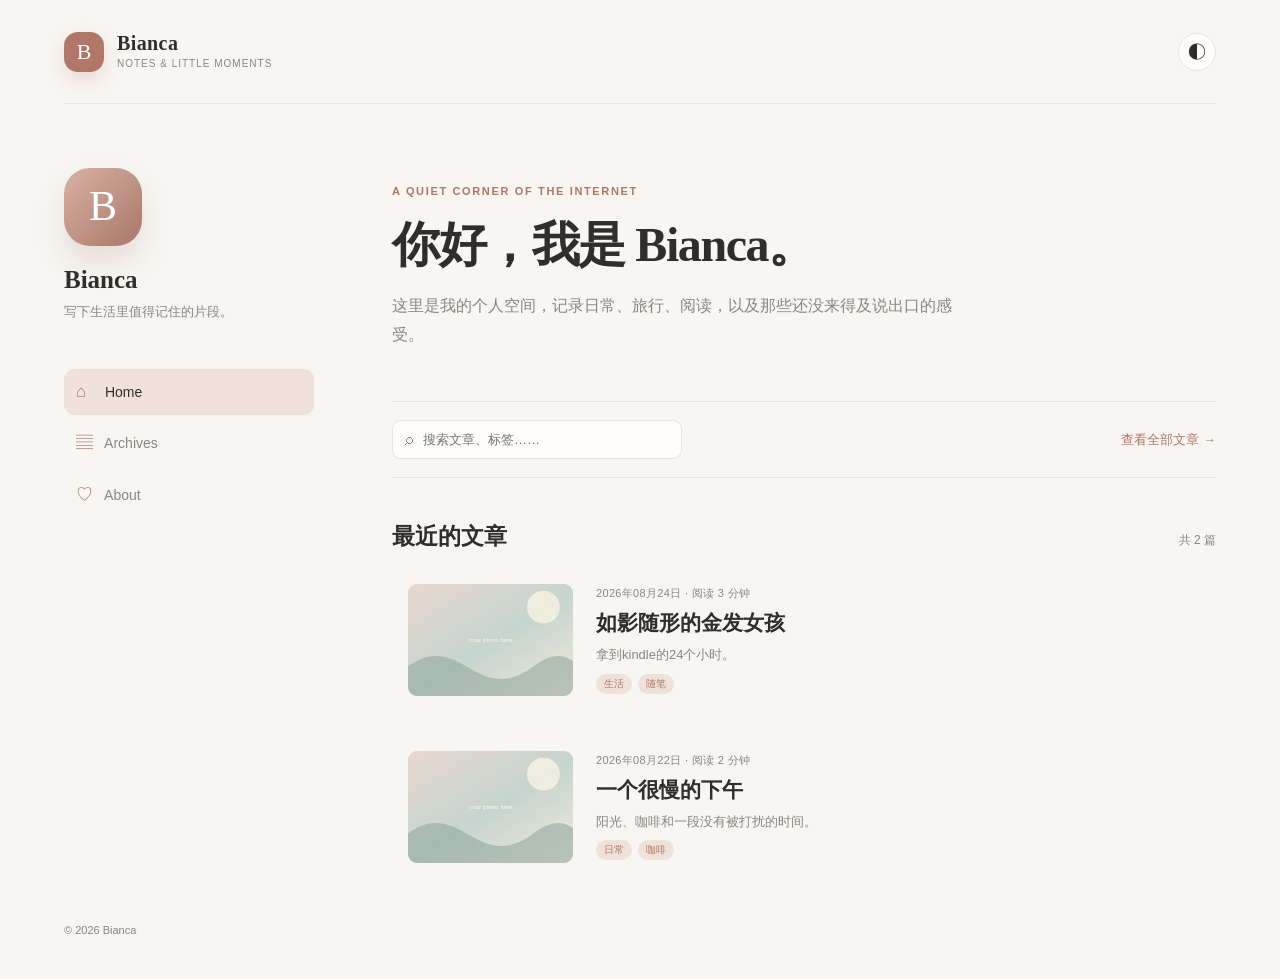
<file: index.html>
<!doctype html>
<html lang="zh-CN">
<head>
  <meta charset="utf-8">
  <meta name="viewport" content="width=device-width, initial-scale=1">
  <meta name="description" content="Bianca 的个人博客，记录生活、想法与感受。">
  <title>Bianca · Home</title>
  <link rel="stylesheet" href="assets/css/style.css">
</head>
<body>
  <div class="site-shell">
    <header class="site-header">
      <a class="brand" href="index.html" aria-label="回到首页">
        <span class="brand-mark">B</span>
        <span><strong>Bianca</strong><small>notes &amp; little moments</small></span>
      </a>
      <button class="theme-toggle" type="button" aria-label="切换深色模式">◐</button>
    </header>

    <div class="layout">
      <aside class="sidebar">
        <div class="profile-card">
          <div class="avatar">B</div>
          <h1>Bianca</h1>
          <p>写下生活里值得记住的片段。</p>
        </div>
        <nav class="main-nav" aria-label="主导航">
          <a class="active" href="index.html"><span>⌂</span> Home</a>
          <a href="archive.html"><span>▤</span> Archives</a>
          <a href="about.html"><span>♡</span> About</a>
        </nav>
        <div class="sidebar-footer">© <span data-year></span> Bianca</div>
      </aside>

      <main class="content">
        <section class="hero">
          <p class="eyebrow">A QUIET CORNER OF THE INTERNET</p>
          <h2>你好，我是 Bianca。</h2>
          <p>这里是我的个人空间，记录日常、旅行、阅读，以及那些还没来得及说出口的感受。</p>
        </section>

        <section class="toolbar" aria-label="文章工具">
          <label class="search-box"><span>⌕</span><input id="searchInput" type="search" placeholder="搜索文章、标签……"></label>
          <a class="text-link" href="archive.html">查看全部文章 →</a>
        </section>

        <section>
          <div class="section-heading"><h3>最近的文章</h3><span id="postCount"></span></div>
          <div id="postList" class="post-list" aria-live="polite"></div>
        </section>
        <p id="emptyState" class="empty-state" hidden>没有找到相关内容。</p>
      </main>
    </div>
  </div>
  <script src="assets/js/app.js"></script>
</body>
</html>
</file>
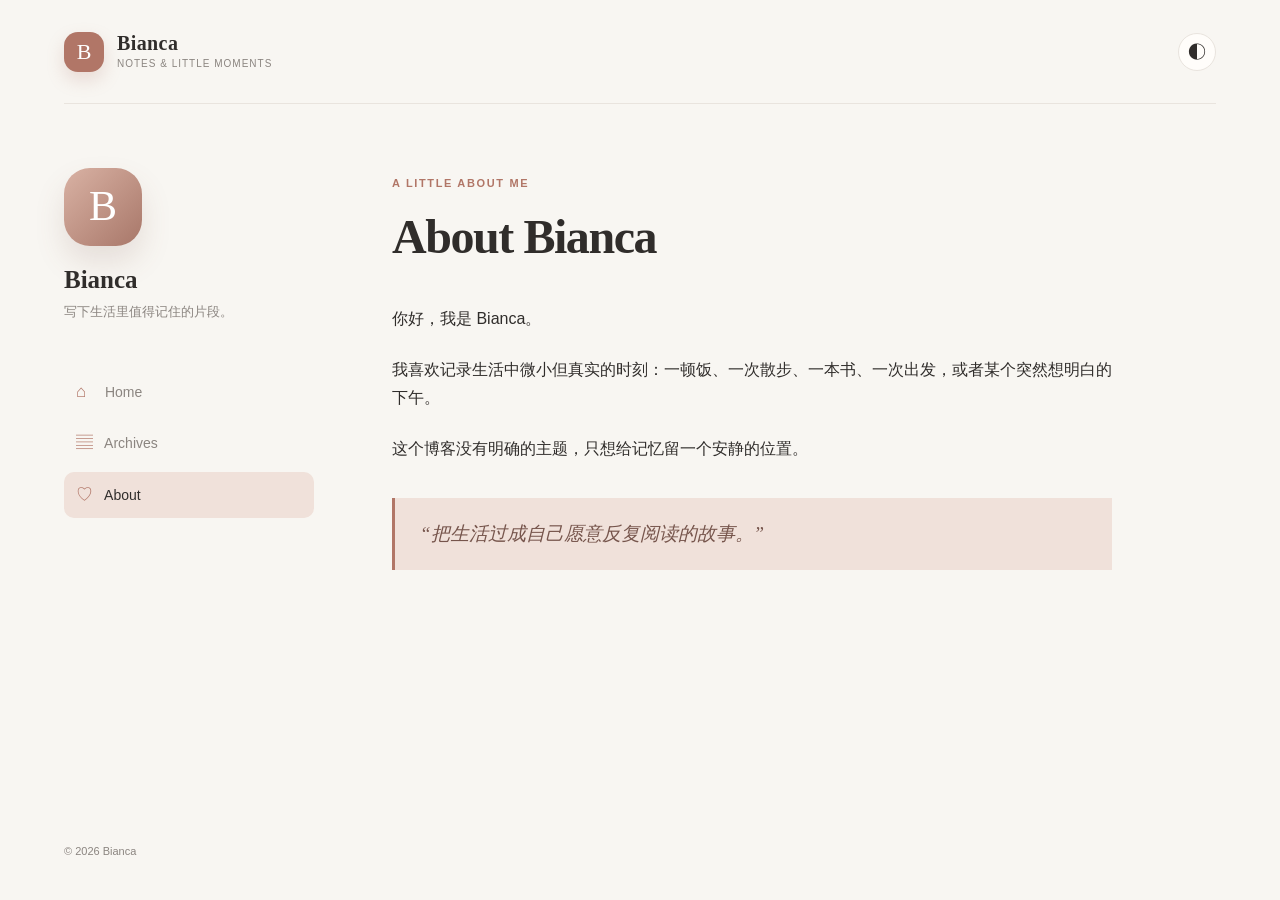
<file: about.html>
<!doctype html>
<html lang="zh-CN">
<head>
  <meta charset="utf-8"><meta name="viewport" content="width=device-width, initial-scale=1">
  <meta name="description" content="关于 Bianca。"><title>About · Bianca</title>
  <link rel="stylesheet" href="assets/css/style.css">
</head>
<body>
  <div class="site-shell"><header class="site-header">
    <a class="brand" href="index.html"><span class="brand-mark">B</span><span><strong>Bianca</strong><small>notes &amp; little moments</small></span></a>
    <button class="theme-toggle" type="button" aria-label="切换深色模式">◐</button>
  </header>
  <div class="layout"><aside class="sidebar"><div class="profile-card"><div class="avatar">B</div><h1>Bianca</h1><p>写下生活里值得记住的片段。</p></div>
    <nav class="main-nav"><a href="index.html"><span>⌂</span> Home</a><a href="archive.html"><span>▤</span> Archives</a><a class="active" href="about.html"><span>♡</span> About</a></nav>
    <div class="sidebar-footer">© <span data-year></span> Bianca</div></aside>
    <main class="content page-content"><p class="eyebrow">A LITTLE ABOUT ME</p><h2>About Bianca</h2><div class="prose"><p>你好，我是 Bianca。</p><p>我喜欢记录生活中微小但真实的时刻：一顿饭、一次散步、一本书、一次出发，或者某个突然想明白的下午。</p><p>这个博客没有明确的主题，只想给记忆留一个安静的位置。</p><div class="quote">“把生活过成自己愿意反复阅读的故事。”</div></div></main>
  </div></div>
  <script src="assets/js/app.js"></script>
</body></html>
</file>
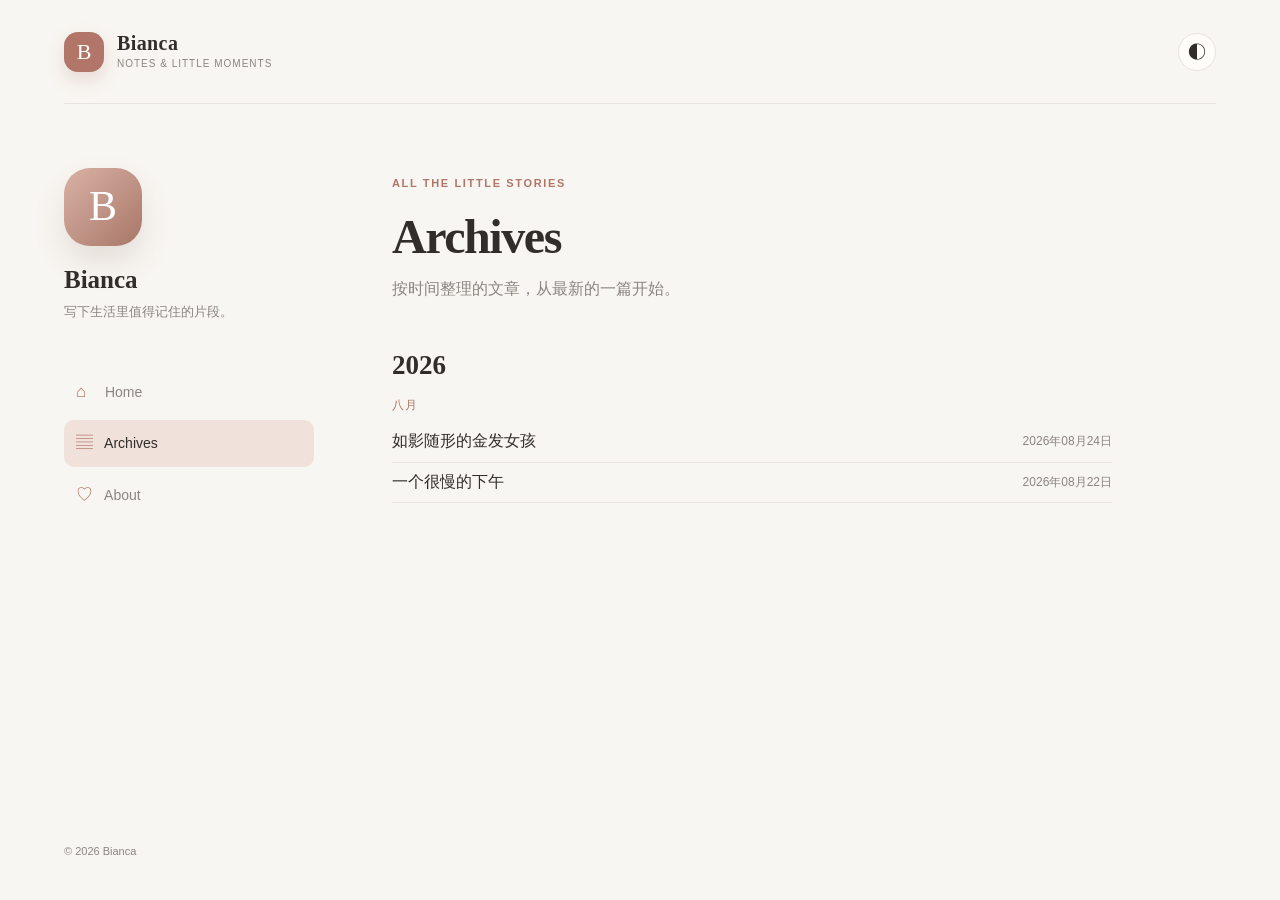
<file: archive.html>
<!doctype html>
<html lang="zh-CN">
<head>
  <meta charset="utf-8"><meta name="viewport" content="width=device-width, initial-scale=1">
  <meta name="description" content="Bianca 博客文章归档。"><title>Archives · Bianca</title>
  <link rel="stylesheet" href="assets/css/style.css">
</head>
<body>
  <div class="site-shell"><header class="site-header">
    <a class="brand" href="index.html"><span class="brand-mark">B</span><span><strong>Bianca</strong><small>notes &amp; little moments</small></span></a>
    <button class="theme-toggle" type="button" aria-label="切换深色模式">◐</button>
  </header>
  <div class="layout"><aside class="sidebar"><div class="profile-card"><div class="avatar">B</div><h1>Bianca</h1><p>写下生活里值得记住的片段。</p></div>
    <nav class="main-nav"><a href="index.html"><span>⌂</span> Home</a><a class="active" href="archive.html"><span>▤</span> Archives</a><a href="about.html"><span>♡</span> About</a></nav>
    <div class="sidebar-footer">© <span data-year></span> Bianca</div></aside>
    <main class="content page-content"><p class="eyebrow">ALL THE LITTLE STORIES</p><h2>Archives</h2><p class="page-intro">按时间整理的文章，从最新的一篇开始。</p><div id="archiveList" class="archive-list"></div></main>
  </div></div>
  <script src="assets/js/app.js"></script>
</body></html>
</file>
<file: assets/css/style.css>
:root{--bg:#f8f6f2;--surface:#fffdfa;--text:#302d2b;--muted:#8b8580;--line:#e9e4de;--accent:#b17667;--accent-soft:#f0e1da;--shadow:0 18px 45px rgba(70,49,42,.06)}
*{box-sizing:border-box}html{scroll-behavior:smooth}body{margin:0;background:var(--bg);color:var(--text);font-family:ui-sans-serif,-apple-system,BlinkMacSystemFont,"Segoe UI","PingFang SC","Microsoft YaHei",sans-serif;line-height:1.8}a{color:inherit;text-decoration:none}.site-shell{max-width:1220px;margin:0 auto;padding:0 34px}.site-header{height:104px;display:flex;align-items:center;justify-content:space-between;border-bottom:1px solid var(--line)}.brand{display:flex;align-items:center;gap:13px}.brand-mark{width:40px;height:40px;border-radius:14px;background:var(--accent);color:#fff;display:grid;place-items:center;font-family:Georgia,serif;font-size:22px;box-shadow:0 8px 18px rgba(177,118,103,.22)}.brand strong{display:block;font-family:Georgia,serif;font-size:20px;line-height:1.2;font-weight:600;letter-spacing:.02em}.brand small{display:block;color:var(--muted);font-size:10px;letter-spacing:.1em;text-transform:uppercase}.theme-toggle{border:1px solid var(--line);background:var(--surface);color:var(--text);width:38px;height:38px;border-radius:50%;font-size:18px;cursor:pointer}.layout{display:grid;grid-template-columns:250px minmax(0,1fr);gap:78px}.sidebar{padding-top:56px;min-height:calc(100vh - 104px);position:relative}.profile-card{padding:8px 0 28px}.avatar{width:78px;height:78px;border-radius:26px;background:linear-gradient(135deg,#d9b2a4,#a87769);color:#fff;display:grid;place-items:center;font-family:Georgia,serif;font-size:42px;margin-bottom:18px;box-shadow:0 16px 30px rgba(125,84,72,.15)}.profile-card h1{margin:0 0 4px;font:600 25px/1.3 Georgia,serif}.profile-card p{margin:0;color:var(--muted);font-size:13px;line-height:1.7}.main-nav{display:flex;flex-direction:column;gap:5px;margin-top:18px}.main-nav a{color:var(--muted);font-size:14px;padding:8px 12px;border-radius:10px;transition:.2s}.main-nav a span{display:inline-block;width:25px;color:var(--accent);font-size:17px}.main-nav a:hover,.main-nav a.active{color:var(--text);background:var(--accent-soft)}.sidebar-footer{position:absolute;bottom:38px;color:var(--muted);font-size:11px}.content{padding:70px 0 90px;min-width:0}.hero{max-width:670px;padding:8px 0 52px}.eyebrow{margin:0 0 13px;color:var(--accent);font-size:11px;letter-spacing:.15em;font-weight:700}.hero h2,.page-content h2{font:600 clamp(31px,4vw,48px)/1.25 Georgia,serif;letter-spacing:-.03em;margin:0 0 17px}.hero p:not(.eyebrow),.page-intro{color:var(--muted);font-size:16px;max-width:590px;margin:0}.toolbar{display:flex;align-items:center;justify-content:space-between;gap:20px;border-top:1px solid var(--line);border-bottom:1px solid var(--line);padding:18px 0;margin-bottom:44px}.search-box{display:flex;align-items:center;gap:8px;color:var(--muted);background:var(--surface);border:1px solid var(--line);border-radius:9px;padding:4px 12px;width:min(100%,290px)}.search-box input{border:0;outline:0;background:transparent;color:var(--text);width:100%;font:inherit;font-size:13px}.text-link{color:var(--accent);font-size:13px;white-space:nowrap}.section-heading{display:flex;align-items:baseline;justify-content:space-between;margin-bottom:16px}.section-heading h3{font:600 23px/1.3 Georgia,serif;margin:0}.section-heading span{color:var(--muted);font-size:12px}.post-list{display:grid;gap:13px}.post-card{display:grid;grid-template-columns:165px minmax(0,1fr);gap:23px;padding:15px;border:1px solid transparent;border-radius:14px;transition:.2s}.post-card:hover{background:var(--surface);border-color:var(--line);box-shadow:var(--shadow)}.post-cover{width:165px;height:112px;object-fit:cover;border-radius:9px;background:var(--accent-soft)}.post-meta{color:var(--muted);font-size:11px;letter-spacing:.03em;margin:0 0 5px}.post-card h4{font:600 21px/1.4 Georgia,serif;margin:0 0 5px}.post-excerpt{color:var(--muted);font-size:13px;margin:0;display:-webkit-box;-webkit-line-clamp:2;-webkit-box-orient:vertical;overflow:hidden}.post-tags{display:flex;gap:6px;flex-wrap:wrap;margin-top:7px}.tag{color:var(--accent);background:var(--accent-soft);border-radius:20px;padding:1px 8px;font-size:10px}.empty-state{color:var(--muted);padding:28px 0}.page-content{max-width:720px}.page-content h2{margin-bottom:8px}.page-intro{margin-bottom:44px}.archive-list{display:grid;gap:31px}.archive-year{font:600 27px/1.3 Georgia,serif;margin:0 0 12px}.archive-month{color:var(--accent);font-size:12px;letter-spacing:.1em;text-transform:uppercase;margin:0 0 6px}.archive-item{display:flex;justify-content:space-between;gap:20px;padding:9px 0;border-bottom:1px solid var(--line)}.archive-item a{font:500 16px Georgia,serif}.archive-item a:hover{color:var(--accent)}.archive-date{color:var(--muted);font-size:12px}.prose{font-size:16px;margin-top:38px}.prose p{margin:0 0 22px}.quote{margin:34px 0;padding:23px 25px;border-left:3px solid var(--accent);background:var(--accent-soft);font:italic 19px Georgia,serif;color:#76554c}.post-content{max-width:760px}.post-back{color:var(--accent);font-size:13px}.post-header{padding:28px 0 32px;border-bottom:1px solid var(--line);margin-bottom:34px}.post-header h2{font:600 clamp(32px,4vw,51px)/1.22 Georgia,serif;margin:8px 0 11px;letter-spacing:-.035em}.post-content article{font-size:17px}.post-content article p{margin:0 0 25px}.post-content figure{margin:32px 0}.post-content figure img{display:block;width:100%;border-radius:14px}.post-content figcaption{text-align:center;color:var(--muted);font-size:12px;margin-top:8px}.post-footer{border-top:1px solid var(--line);padding-top:18px;margin-top:45px;color:var(--muted);font-size:12px}.not-found{padding:40px 0;color:var(--muted)}body.dark{--bg:#201f1e;--surface:#2b2927;--text:#eee8e1;--muted:#aaa19b;--line:#403b37;--accent:#d59a88;--accent-soft:#45322e;--shadow:0 18px 45px rgba(0,0,0,.2)}@media(max-width:800px){.site-shell{padding:0 20px}.site-header{height:82px}.layout{display:block}.sidebar{padding:25px 0 0;min-height:auto;display:flex;align-items:center;gap:18px}.profile-card{display:flex;align-items:center;gap:12px;padding:0}.avatar{width:47px;height:47px;border-radius:16px;font-size:25px;margin:0}.profile-card h1{font-size:19px}.profile-card p{display:none}.main-nav{flex-direction:row;gap:2px;margin:0 0 0 auto}.main-nav a{font-size:0;padding:7px 9px}.main-nav a span{font-size:19px;width:auto}.sidebar-footer{display:none}.content{padding:48px 0 60px}.toolbar{align-items:flex-start;flex-direction:column;margin-bottom:32px}.search-box{width:100%}.post-card{grid-template-columns:105px minmax(0,1fr);gap:14px;padding:10px 0}.post-cover{width:105px;height:86px}.post-card h4{font-size:17px}.post-excerpt{font-size:12px}.post-tags{display:none}.post-content article{font-size:16px}.archive-item a{font-size:14px}}
</file>
